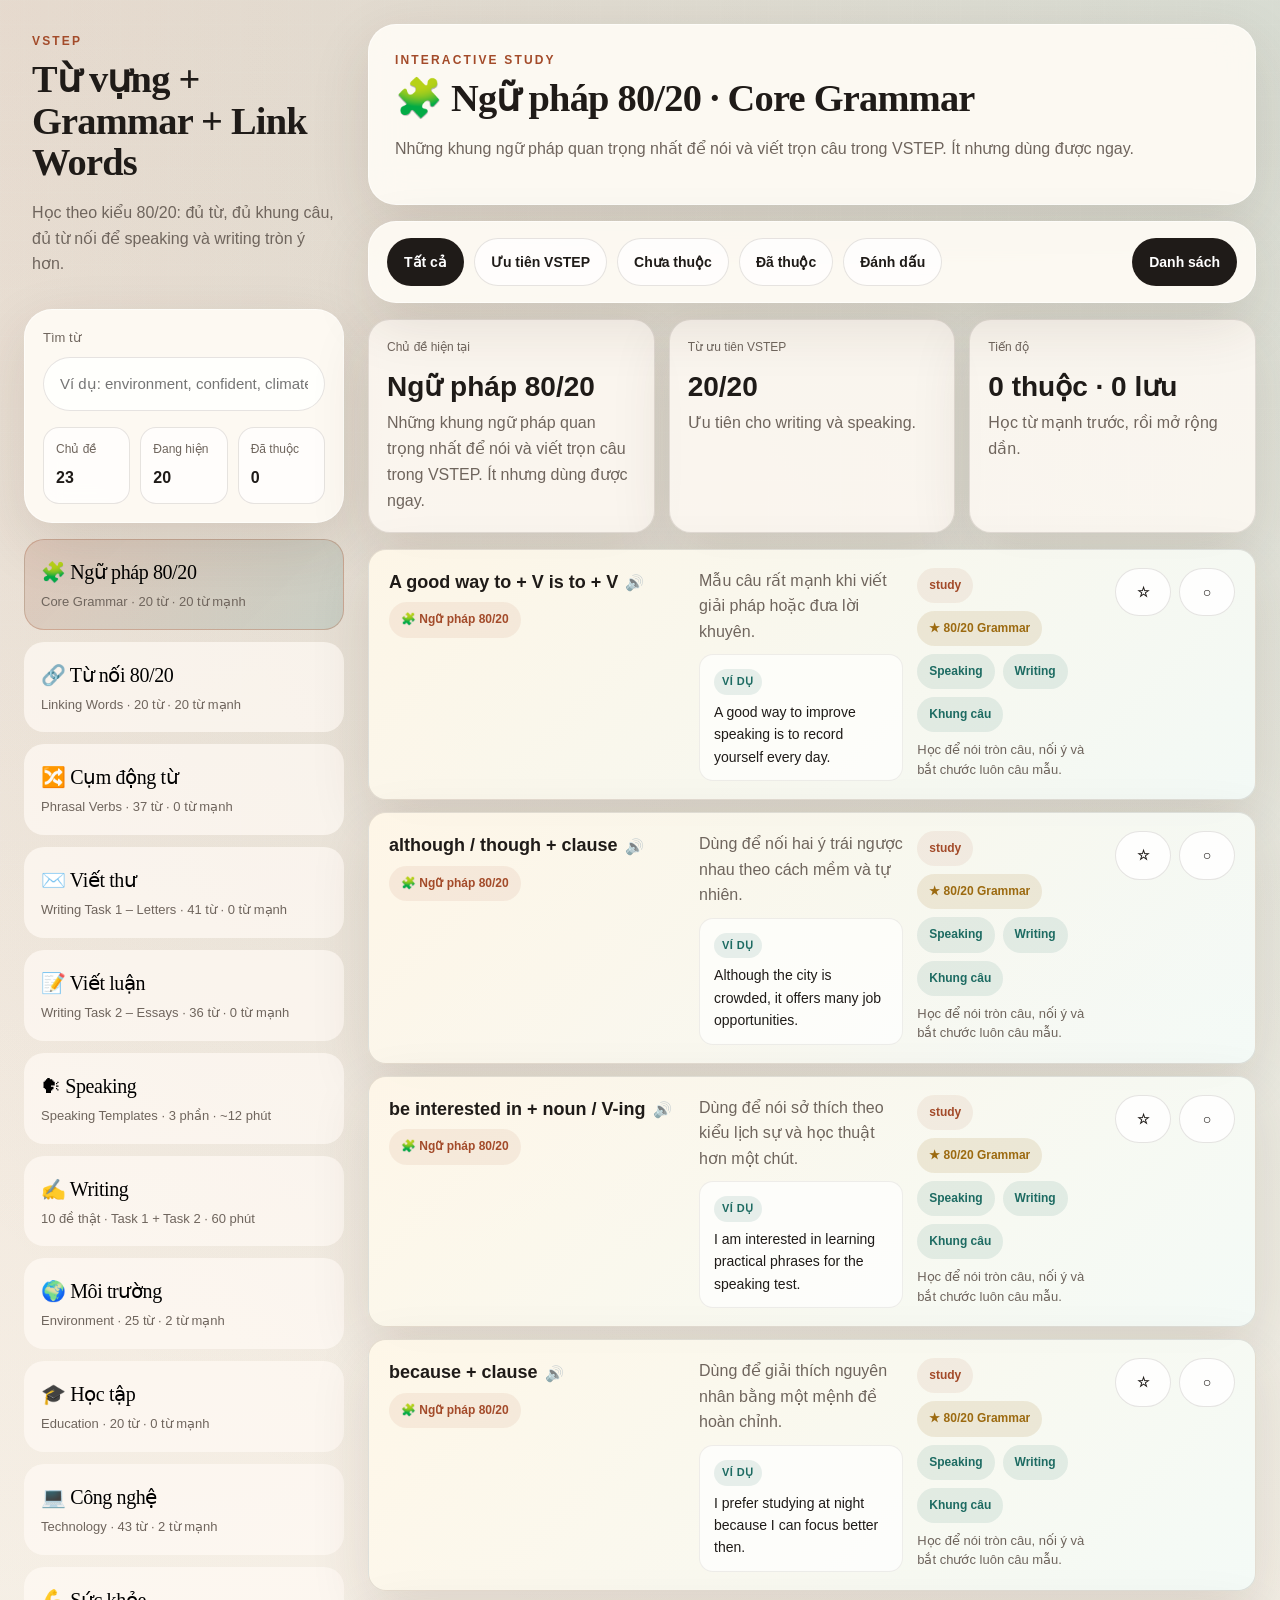
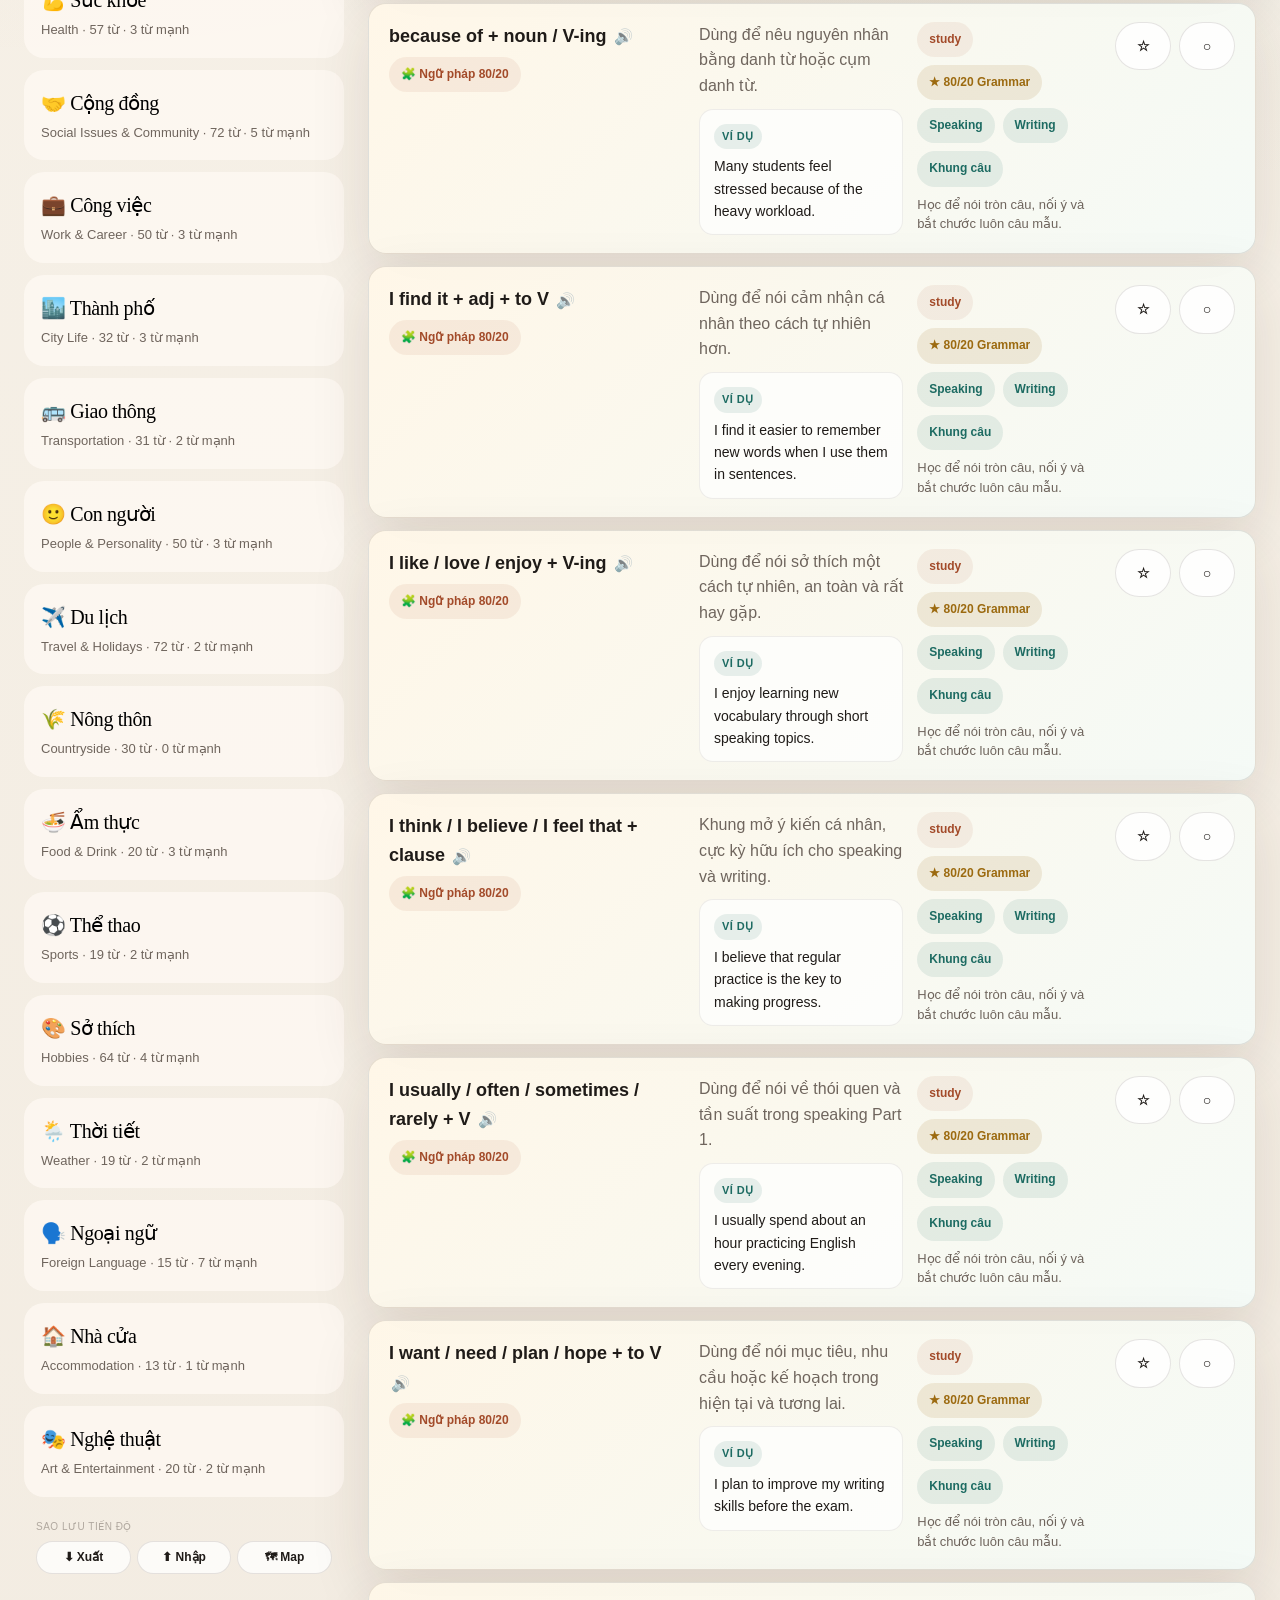
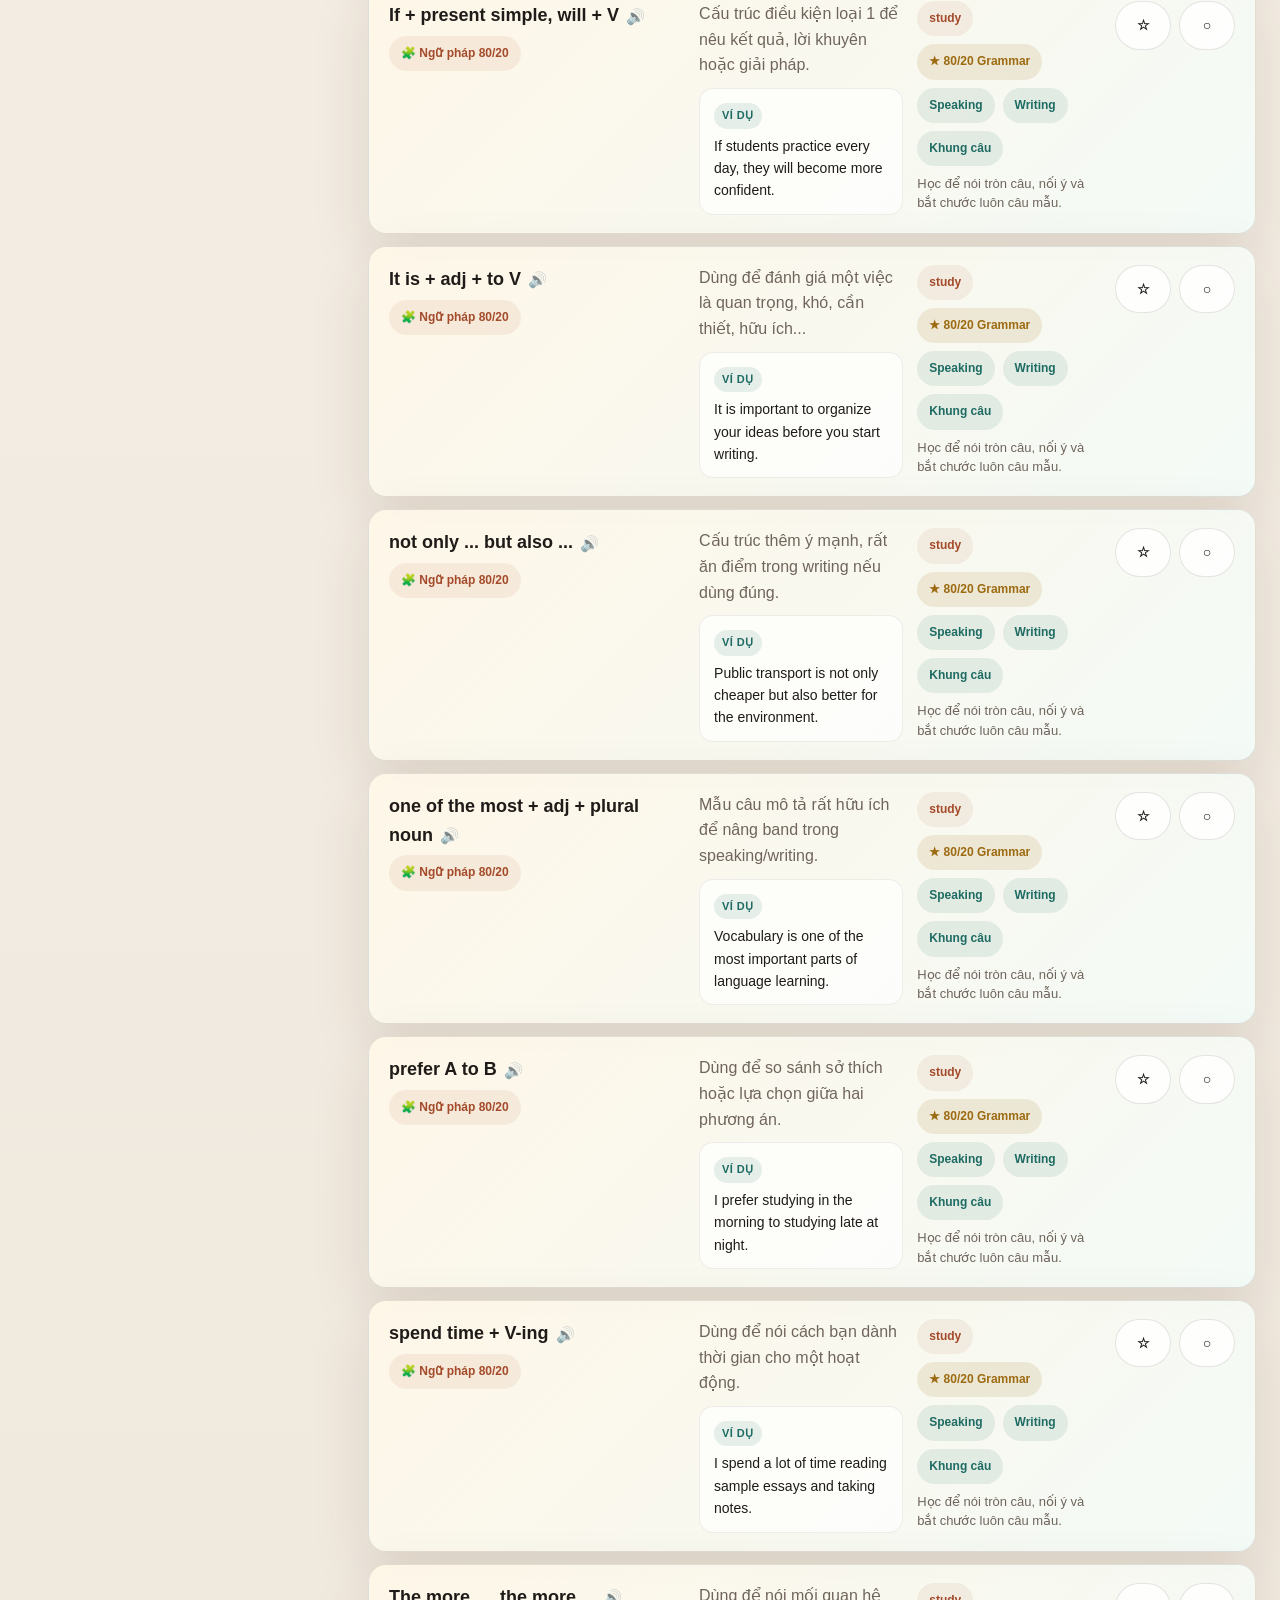
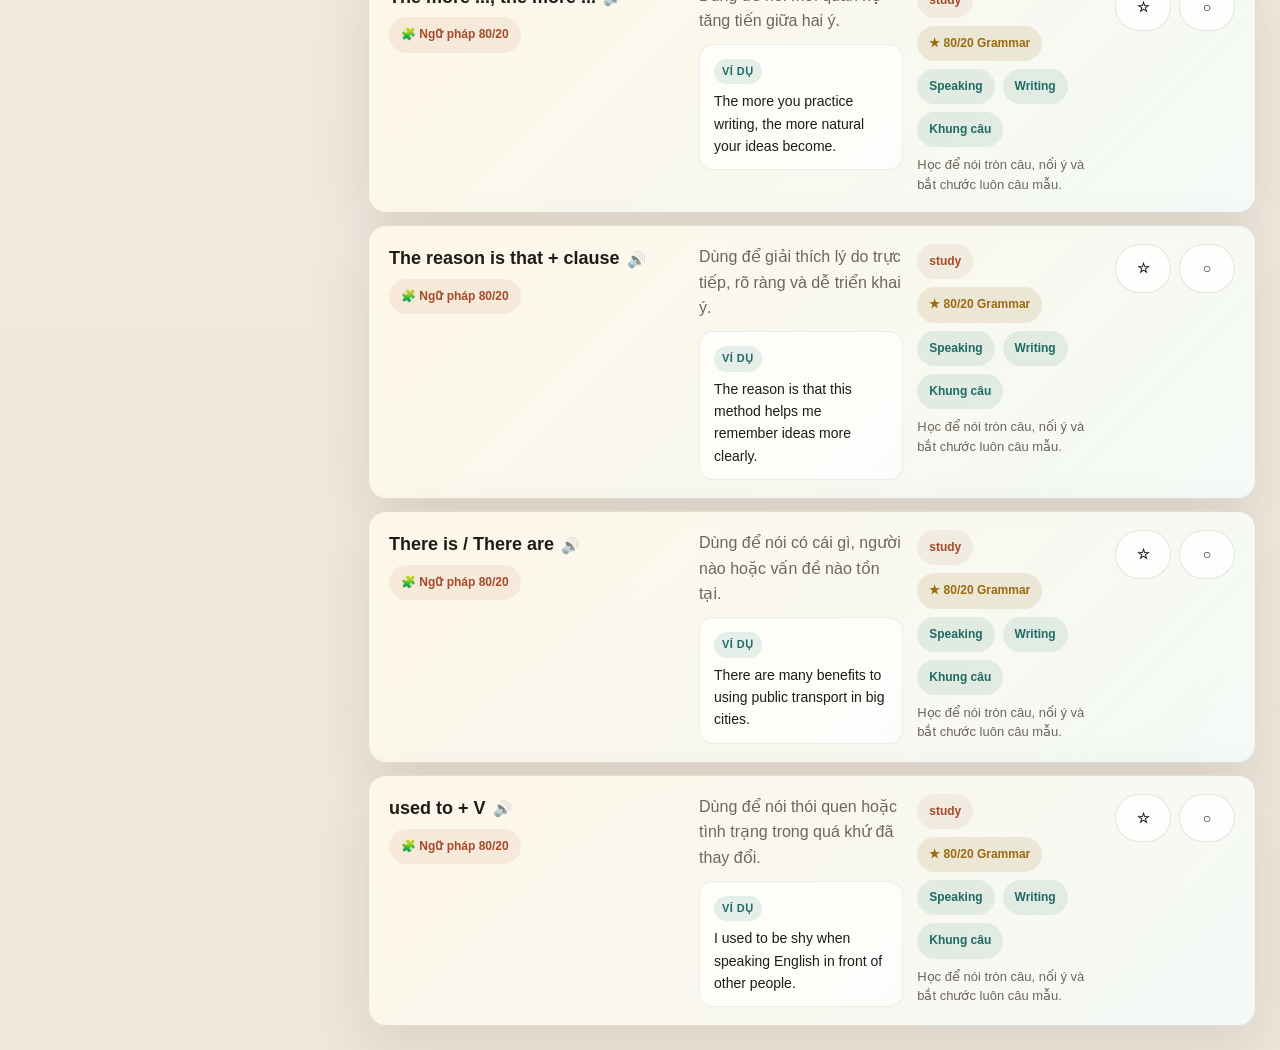
<file: index.html>
<!DOCTYPE html>
<html lang="vi">
<head>
  <meta charset="UTF-8" />
  <meta name="viewport" content="width=device-width, initial-scale=1.0" />
  <title>VSTEP Vocabulary Studio</title>
  <link rel="stylesheet" href="./styles.css" />
</head>
<body>
  <!-- Mobile: drawer backdrop -->
  <div class="drawer-backdrop" id="drawerBackdrop"></div>

  <div class="app-shell">
    <aside class="sidebar" id="sidebar">
      <div class="drawer-handle-bar"></div>
      <div class="brand">
        <p class="eyebrow">VSTEP</p>
        <h1>Từ vựng + Grammar + Link Words</h1>
        <p class="muted">Học theo kiểu 80/20: đủ từ, đủ khung câu, đủ từ nối để speaking và writing tròn ý hơn.</p>
      </div>

      <div class="panel sticky-panel">
        <label class="label" for="searchInput">Tìm từ</label>
        <input id="searchInput" class="search" type="text" placeholder="Ví dụ: environment, confident, climate change..." />

        <div class="mini-stats">
          <div>
            <span class="mini-label">Chủ đề</span>
            <strong id="themeCount">0</strong>
          </div>
          <div>
            <span class="mini-label">Đang hiện</span>
            <strong id="wordCount">0</strong>
          </div>
          <div>
            <span class="mini-label">Đã thuộc</span>
            <strong id="masteredCount">0</strong>
          </div>
        </div>
      </div>

      <div class="theme-list" id="themeList"></div>

      <div style="margin:12px 0 0;padding:10px 12px;background:var(--surface-2);border-radius:12px">
        <p class="mini-label" style="margin:0 0 6px;font-size:10px;opacity:.5;letter-spacing:.05em">SAO LƯU TIẾN ĐỘ</p>
        <div style="display:flex;gap:6px">
          <button class="btn ghost" id="exportBtn" style="flex:1;font-size:12px;padding:6px 8px">⬇ Xuất</button>
          <label class="btn ghost" id="importLabel" style="flex:1;font-size:12px;padding:6px 8px;text-align:center;cursor:pointer">⬆ Nhập
            <input type="file" id="importFile" accept=".json" style="display:none" />
          </label>
          <a href="mindmap.html" class="btn ghost" style="flex:1;font-size:12px;padding:6px 8px;text-align:center;text-decoration:none">🗺 Map</a>
        </div>
      </div>
    </aside>

    <main class="main">

      <!-- Mobile-only topbar -->
      <div class="mobile-topbar">
        <div class="mobile-topbar-brand">
          <p class="eyebrow" style="margin:0">VSTEP</p>
          <strong class="mobile-brand-title">Vocabulary Studio</strong>
        </div>
        <button class="mobile-topic-pill" id="openDrawerBtn" aria-label="Chọn chủ đề">
          <span id="mobileTopicLabel">Chọn chủ đề</span>
          <span class="mobile-topic-arrow">›</span>
        </button>
      </div>

      <section class="hero panel">
        <div>
          <p class="eyebrow">Interactive Study</p>
          <h2 id="heroTitle">Chọn một chủ đề để bắt đầu</h2>
          <p id="heroDesc" class="muted">Từ/cụm quan trọng cho speaking và writing sẽ được ưu tiên hiển thị trước.</p>
        </div>
        <div class="hero-actions">
          <button class="btn ghost" id="shuffleBtn">Đảo thẻ</button>
          <button class="btn" id="toggleQuizBtn">Bật quiz</button>
        </div>
      </section>

      <section class="controls panel">
        <div class="chips" id="filterChips">
          <button class="chip active" data-filter="all">Tất cả</button>
          <button class="chip" data-filter="priority">Ưu tiên VSTEP</button>
          <button class="chip" data-filter="unmastered">Chưa thuộc</button>
          <button class="chip" data-filter="mastered">Đã thuộc</button>
          <button class="chip" data-filter="favorites">Đánh dấu</button>
        </div>

        <div class="view-switch">
          <button class="seg active" data-view="cards">Flashcards</button>
          <button class="seg" data-view="list">Danh sách</button>
          <button class="seg" data-view="quiz">Quiz</button>
        </div>
      </section>

      <section id="summaryBar" class="summary-bar"></section>

      <section id="cardsView" class="cards-grid"></section>
      <section id="listView" class="list-view hidden"></section>
      <section id="quizView" class="quiz-view hidden"></section>
      <section id="speakingView" class="speaking-view hidden"></section>
      <section id="writingView" class="speaking-view hidden"></section>
    </main>
  </div>

  <!-- Mobile bottom navigation -->
  <nav class="mobile-bottom-nav" id="mobileBottomNav">
    <button class="bnav-btn" data-view="cards">
      <span class="bnav-icon">🃏</span>
      <span class="bnav-label">Cards</span>
    </button>
    <button class="bnav-btn" data-view="list">
      <span class="bnav-icon">📋</span>
      <span class="bnav-label">Danh sách</span>
    </button>
    <button class="bnav-btn" data-view="quiz">
      <span class="bnav-icon">⚡</span>
      <span class="bnav-label">Quiz</span>
    </button>
    <button class="bnav-btn" id="openDrawerBtnNav">
      <span class="bnav-icon">📚</span>
      <span class="bnav-label">Chủ đề</span>
    </button>
  </nav>

  <script src="./vocab-data.js?v=4"></script>
  <script src="./app.js?v=4"></script>
</body>
</html>
</file>
<file: styles.css>
:root {
  --bg: #f4efe6;
  --paper: rgba(255, 252, 246, 0.9);
  --card: rgba(255, 250, 244, 0.96);
  --ink: #1f1b18;
  --muted: #6f655d;
  --line: rgba(53, 37, 28, 0.12);
  --accent: #a34b2a;
  --accent-2: #1d6b62;
  --accent-soft: rgba(163, 75, 42, 0.12);
  --gold: #9c6a10;
  --gold-soft: rgba(156, 106, 16, 0.12);
  --shadow: 0 20px 60px rgba(64, 42, 25, 0.12);
  --radius-xl: 28px;
  --radius-lg: 20px;
  --radius-md: 16px;
  --font-sans: "Be Vietnam Pro", "SF Pro Text", "SF Pro Display", "Helvetica Neue", "Segoe UI", "Arial", "Noto Sans", sans-serif;
  --font-display: "Palatino Linotype", "Book Antiqua", Georgia, "Times New Roman", serif;
}

* { box-sizing: border-box; }
html, body { margin: 0; padding: 0; }
body {
  font-family: var(--font-sans);
  color: var(--ink);
  background:
    radial-gradient(circle at top left, rgba(163, 75, 42, 0.12), transparent 28%),
    radial-gradient(circle at top right, rgba(29, 107, 98, 0.14), transparent 30%),
    linear-gradient(180deg, #f8f3ea 0%, #efe7dc 100%);
  min-height: 100vh;
  line-height: 1.6;
  -webkit-font-smoothing: antialiased;
  text-rendering: optimizeLegibility;
}

body::before {
  content: "";
  position: fixed;
  inset: 0;
  pointer-events: none;
  background-image:
    linear-gradient(rgba(255,255,255,0.12) 1px, transparent 1px),
    linear-gradient(90deg, rgba(255,255,255,0.12) 1px, transparent 1px);
  background-size: 24px 24px;
  opacity: 0.26;
}

input, button, textarea, select {
  font: inherit;
}

.app-shell {
  display: grid;
  grid-template-columns: 320px 1fr;
  gap: 24px;
  padding: 24px;
  align-items: start;
}

.sidebar, .main {
  position: relative;
  z-index: 1;
}

.brand h1, .hero h2, .theme-title, .word-front, .quiz-card h3 {
  font-family: var(--font-display);
  letter-spacing: -0.02em;
}

.brand {
  padding: 8px 8px 16px;
}

.eyebrow {
  margin: 0 0 8px;
  text-transform: uppercase;
  letter-spacing: 0.18em;
  font-size: 12px;
  color: var(--accent);
  font-weight: 800;
}

.brand h1, .hero h2 {
  margin: 0;
  font-size: clamp(28px, 3vw, 42px);
  line-height: 1.08;
}

.muted {
  color: var(--muted);
  line-height: 1.62;
}

.panel {
  background: var(--paper);
  border: 1px solid rgba(255,255,255,0.58);
  border-radius: var(--radius-xl);
  box-shadow: var(--shadow);
  backdrop-filter: blur(16px);
}

.sticky-panel {
  padding: 18px;
  margin-bottom: 16px;
}

.label {
  display: block;
  margin-bottom: 8px;
  font-size: 13px;
  color: var(--muted);
}

.search {
  width: 100%;
  border: 1px solid var(--line);
  border-radius: 999px;
  padding: 14px 16px;
  font-size: 15px;
  background: rgba(255,255,255,0.8);
  outline: none;
}

.search:focus {
  border-color: var(--accent);
  box-shadow: 0 0 0 4px rgba(163, 75, 42, 0.08);
}

.mini-stats {
  display: grid;
  grid-template-columns: repeat(3, 1fr);
  gap: 10px;
  margin-top: 16px;
}

.mini-stats div {
  padding: 12px;
  background: rgba(255,255,255,0.7);
  border-radius: 16px;
  border: 1px solid var(--line);
}

.mini-label {
  display: block;
  font-size: 12px;
  color: var(--muted);
  margin-bottom: 6px;
}

.theme-list {
  display: flex;
  flex-direction: column;
  gap: 12px;
}

.theme-btn {
  width: 100%;
  text-align: left;
  border: 1px solid transparent;
  background: rgba(255, 250, 244, 0.72);
  padding: 16px;
  border-radius: 20px;
  cursor: pointer;
  transition: transform 0.18s ease, border-color 0.18s ease, background 0.18s ease;
}

.theme-btn:hover { transform: translateY(-2px); border-color: var(--line); }
.theme-btn.active {
  background: linear-gradient(135deg, rgba(163, 75, 42, 0.15), rgba(29, 107, 98, 0.14));
  border-color: rgba(163, 75, 42, 0.28);
}

.theme-title {
  font-size: 20px;
  margin-bottom: 4px;
}

.theme-meta {
  color: var(--muted);
  font-size: 13px;
}

.main {
  display: grid;
  gap: 16px;
  align-content: start;
}

.hero {
  padding: 26px;
  display: flex;
  justify-content: space-between;
  align-items: flex-end;
  align-self: start;
  gap: 16px;
}

.hero-actions, .chips, .view-switch {
  display: flex;
  gap: 10px;
  flex-wrap: wrap;
}

.btn, .chip, .seg, .tiny-btn {
  border: none;
  cursor: pointer;
  border-radius: 999px;
  padding: 12px 16px;
  font-weight: 800;
  font-size: 14px;
  transition: transform 0.18s ease, opacity 0.18s ease, background 0.18s ease;
}

.btn:hover, .chip:hover, .seg:hover, .tiny-btn:hover { transform: translateY(-1px); }

.btn {
  background: var(--ink);
  color: white;
}

.btn.ghost {
  background: rgba(255,255,255,0.76);
  color: var(--ink);
  border: 1px solid var(--line);
}

.controls {
  padding: 16px 18px;
  display: flex;
  justify-content: space-between;
  gap: 14px;
  align-items: center;
  align-self: start;
  flex-wrap: wrap;
}

.chip, .seg {
  background: rgba(255,255,255,0.76);
  color: var(--ink);
  border: 1px solid var(--line);
}

.chip.active, .seg.active {
  background: var(--ink);
  color: white;
}

.summary-bar {
  display: grid;
  grid-template-columns: repeat(3, minmax(0, 1fr));
  gap: 14px;
  align-self: start;
}

.summary-card {
  padding: 18px;
  border-radius: 22px;
  background: rgba(255,250,244,0.82);
  border: 1px solid var(--line);
  box-shadow: var(--shadow);
}

.summary-card strong {
  display: block;
  font-size: 28px;
  margin-top: 8px;
}

.cards-grid {
  display: grid;
  grid-template-columns: repeat(auto-fill, minmax(300px, 1fr));
  gap: 18px;
  align-items: start;
}

.card {
  perspective: 1200px;
  min-height: 300px;
}

.card-inner {
  position: relative;
  width: 100%;
  height: 100%;
  min-height: 300px;
  transform-style: preserve-3d;
  transition: transform 0.6s ease;
}

.card.flipped .card-inner { transform: rotateY(180deg); }

.card-face {
  position: absolute;
  inset: 0;
  backface-visibility: hidden;
  border-radius: 24px;
  padding: 20px;
  background: var(--card);
  border: 1px solid rgba(255,255,255,0.74);
  box-shadow: var(--shadow);
  display: flex;
  flex-direction: column;
  justify-content: space-between;
  gap: 14px;
  overflow: hidden;
}

.card-back {
  transform: rotateY(180deg);
  background: linear-gradient(180deg, rgba(255,249,241,0.96), rgba(240,247,245,0.96));
}

.study-card .card-front {
  background: linear-gradient(180deg, rgba(255, 247, 232, 0.98), rgba(244, 251, 248, 0.98));
}

.study-card .card-back {
  background: linear-gradient(180deg, rgba(247, 251, 255, 0.98), rgba(242, 248, 245, 0.98));
}

.badge-row {
  display: flex;
  flex-wrap: wrap;
  gap: 8px;
  margin-bottom: 10px;
}

.tag-row {
  margin-top: 8px;
  margin-bottom: 10px;
}

.word-front {
  font-size: clamp(28px, 2.2vw, 34px);
  line-height: 1.14;
  margin: 0 0 8px;
  word-break: break-word;
}

.word-vi {
  font-size: clamp(20px, 1.8vw, 24px);
  margin: 0;
  line-height: 1.35;
}

.word-type, .word-note, .theme-pill, .priority-badge, .skill-chip {
  display: inline-flex;
  align-items: center;
  gap: 8px;
  width: fit-content;
  padding: 8px 12px;
  border-radius: 999px;
  font-size: 12px;
  font-weight: 800;
}

.word-type, .theme-pill {
  background: rgba(163, 75, 42, 0.08);
  color: var(--accent);
}

.word-note {
  background: rgba(29, 107, 98, 0.10);
  color: var(--accent-2);
}

.priority-badge {
  background: var(--gold-soft);
  color: var(--gold);
}

.skill-chip {
  background: rgba(29, 107, 98, 0.1);
  color: var(--accent-2);
}

.word-meta {
  color: var(--muted);
  font-size: 13px;
  line-height: 1.5;
  margin-top: 8px;
}

.card-actions {
  display: flex;
  justify-content: space-between;
  gap: 8px;
}

.tiny-btn {
  background: rgba(255,255,255,0.84);
  border: 1px solid var(--line);
  color: var(--ink);
  flex: 1;
}

.tiny-btn.active {
  background: var(--accent);
  color: white;
  border-color: transparent;
}

.speak-btn {
  background: none;
  border: none;
  cursor: pointer;
  padding: 0 2px;
  font-size: 0.85em;
  opacity: 0.6;
  vertical-align: middle;
  line-height: 1;
  transition: opacity 0.15s;
}
.speak-btn:hover { opacity: 1; transform: none; }

.list-view {
  display: grid;
  gap: 12px;
  align-content: start;
}

.list-row {
  display: grid;
  grid-template-columns: minmax(220px, 1.45fr) minmax(180px, 1fr) minmax(170px, 0.9fr) 120px;
  gap: 14px;
  align-items: start;
  padding: 18px 20px;
  background: rgba(255,250,244,0.88);
  border: 1px solid var(--line);
  border-radius: 18px;
  box-shadow: var(--shadow);
}

.study-list-row {
  background: linear-gradient(135deg, rgba(255, 247, 232, 0.92), rgba(244, 251, 248, 0.92));
}

.list-row .en {
  font-weight: 800;
  font-size: 18px;
  margin-bottom: 6px;
}

.list-row .vi { color: var(--muted); }

.example-box {
  margin-top: 10px;
  padding: 12px 14px;
  border-radius: 14px;
  background: rgba(255,255,255,0.68);
  border: 1px solid rgba(53, 37, 28, 0.08);
}

.example-label {
  display: inline-flex;
  margin-bottom: 6px;
  padding: 4px 8px;
  border-radius: 999px;
  font-size: 11px;
  font-weight: 800;
  letter-spacing: 0.04em;
  text-transform: uppercase;
  background: rgba(29, 107, 98, 0.1);
  color: var(--accent-2);
}

.example-text {
  font-size: 14px;
  line-height: 1.6;
  color: var(--ink);
}

.list-meta {
  display: flex;
  flex-wrap: wrap;
  gap: 8px;
}

/* ── Writing Template Layout ──────────────────────────── */
.tpl-group {
  background: rgba(255, 252, 246, 0.94);
  border: 1px solid var(--line);
  border-radius: 20px;
  box-shadow: var(--shadow);
  overflow: hidden;
  margin-bottom: 4px;
}

.tpl-group-header {
  display: flex;
  align-items: baseline;
  gap: 12px;
  padding: 16px 22px;
  background: linear-gradient(135deg, rgba(163, 75, 42, 0.08), rgba(29, 107, 98, 0.08));
  border-bottom: 1px solid var(--line);
}

.tpl-group-title {
  font-weight: 800;
  font-size: 16px;
  color: var(--ink);
  letter-spacing: -0.01em;
}

.tpl-group-subtitle {
  font-size: 12.5px;
  color: var(--muted);
  font-weight: 500;
}

.tpl-group-body {
  display: grid;
  gap: 0;
}

.tpl-line {
  display: grid;
  grid-template-columns: 140px 1fr;
  gap: 0;
  border-bottom: 1px solid rgba(53, 37, 28, 0.06);
}

.tpl-line:last-child {
  border-bottom: none;
}

.tpl-line-label {
  padding: 14px 16px 14px 22px;
  font-size: 11.5px;
  font-weight: 700;
  text-transform: uppercase;
  letter-spacing: 0.04em;
  color: var(--accent);
  background: rgba(163, 75, 42, 0.04);
  border-right: 1px solid rgba(53, 37, 28, 0.07);
  display: flex;
  align-items: center;
  line-height: 1.4;
}

.tpl-line-text {
  padding: 14px 20px;
  font-size: 15px;
  font-weight: 500;
  color: var(--ink);
  line-height: 1.65;
}

.tpl-line-text [class*="["],
.tpl-line-text {
  /* highlight các phần [CHỖ ĐIỀN] */
}

@media (max-width: 600px) {
  .tpl-line {
    grid-template-columns: 1fr;
  }
  .tpl-line-label {
    padding: 10px 16px 6px 16px;
    border-right: none;
    border-bottom: none;
    background: none;
  }
  .tpl-line-text {
    padding: 2px 16px 14px 16px;
    font-size: 14px;
  }
  .tpl-group-header { padding: 13px 16px; }
}
/* ──────────────────────────────────────────────────────── */
/* ──────────────────────────────────────────────────────── */

.quiz-view {
  display: grid;
  align-content: start;
  justify-items: center;
  padding-top: 8px;
}

.quiz-card {
  width: min(760px, 100%);
  padding: 28px;
  background: rgba(255, 252, 247, 0.92);
  border-radius: 28px;
  border: 1px solid var(--line);
  box-shadow: var(--shadow);
}

.quiz-top {
  display: flex;
  justify-content: space-between;
  gap: 10px;
  align-items: center;
  margin-bottom: 18px;
}

.progress {
  height: 10px;
  background: rgba(31,27,24,0.08);
  border-radius: 999px;
  overflow: hidden;
  margin-bottom: 18px;
}

.progress-bar {
  height: 100%;
  width: 0;
  background: linear-gradient(90deg, var(--accent), var(--accent-2));
}

.quiz-word {
  font-size: clamp(28px, 5vw, 48px);
  line-height: 1.14;
  margin: 10px 0 8px;
}

.quiz-hint {
  margin: 0 0 18px;
  color: var(--muted);
}

.quiz-options {
  display: grid;
  gap: 10px;
}

.option {
  text-align: left;
  padding: 14px 16px;
  border-radius: 16px;
  border: 1px solid var(--line);
  background: white;
  cursor: pointer;
  font-size: 15px;
}

.option.correct { background: rgba(29, 107, 98, 0.14); border-color: rgba(29, 107, 98, 0.35); }
.option.wrong { background: rgba(163, 75, 42, 0.14); border-color: rgba(163, 75, 42, 0.35); }

.option-key {
  display: inline-flex;
  align-items: center;
  justify-content: center;
  width: 22px;
  height: 22px;
  border-radius: 6px;
  background: var(--line);
  font-size: 11px;
  font-weight: 800;
  margin-right: 10px;
  flex-shrink: 0;
  color: var(--muted);
}

/* Quiz mode tabs */
.quiz-mode-tabs {
  display: flex;
  gap: 8px;
  margin-bottom: 16px;
  flex-wrap: wrap;
}

.mode-tab {
  flex: 1;
  padding: 8px 12px;
  border-radius: 999px;
  border: 1px solid var(--line);
  background: rgba(255,255,255,0.76);
  color: var(--ink);
  font-size: 13px;
  font-weight: 700;
  cursor: pointer;
  transition: all 0.18s ease;
}

.mode-tab.active {
  background: var(--ink);
  color: white;
  border-color: transparent;
}

.mode-tab:hover:not(.active) {
  border-color: var(--accent);
  color: var(--accent);
}

/* Fill-in mode */
.fill-area {
  display: flex;
  gap: 10px;
  align-items: center;
  flex-wrap: wrap;
  margin-bottom: 4px;
}

.fill-input {
  flex: 1;
  min-width: 0;
  border: 2px solid var(--line);
  border-radius: 14px;
  padding: 14px 16px;
  font-size: 16px;
  background: white;
  outline: none;
  transition: border-color 0.18s, box-shadow 0.18s;
}

.fill-input:focus {
  border-color: var(--accent);
  box-shadow: 0 0 0 4px rgba(163, 75, 42, 0.08);
}

.fill-input.fill-correct {
  border-color: var(--accent-2);
  background: rgba(29, 107, 98, 0.06);
}

.fill-input.fill-wrong {
  border-color: var(--accent);
  background: rgba(163, 75, 42, 0.06);
}

.fill-answer {
  margin-top: 10px;
  padding: 10px 14px;
  background: rgba(163, 75, 42, 0.08);
  border-radius: 12px;
  font-size: 14px;
  color: var(--accent);
  width: 100%;
}

/* Wrong words review */
.wrong-review {
  margin: 16px 0;
  padding: 16px;
  background: rgba(163, 75, 42, 0.06);
  border-radius: 16px;
  border: 1px solid rgba(163, 75, 42, 0.14);
}

.wrong-list {
  display: grid;
  gap: 8px;
  max-height: 220px;
  overflow-y: auto;
}

.wrong-item {
  display: flex;
  justify-content: space-between;
  align-items: center;
  gap: 12px;
  padding: 10px 12px;
  background: white;
  border-radius: 10px;
  font-size: 14px;
}

.wrong-en {
  font-weight: 700;
  color: var(--ink);
}

.wrong-vi {
  color: var(--muted);
  text-align: right;
}

.quiz-footer {
  display: flex;
  justify-content: space-between;
  align-items: center;
  gap: 10px;
  margin-top: 18px;
  flex-wrap: wrap;
}

.hidden { display: none !important; }

/* ── Speaking View ──────────────────────────────────────────── */
.speaking-view {
  display: grid;
  gap: 16px;
}

.spk-intro {
  padding: 20px 24px;
}

.spk-header {
  display: flex;
  align-items: center;
  gap: 14px;
}

.spk-part-badge {
  flex-shrink: 0;
  padding: 6px 14px;
  border-radius: 999px;
  background: linear-gradient(135deg, var(--accent), var(--accent-2));
  color: white;
  font-size: 12px;
  font-weight: 800;
  letter-spacing: 0.04em;
  text-transform: uppercase;
}

.spk-tip {
  padding: 10px 22px;
  font-size: 13.5px;
  color: var(--accent-2);
  background: rgba(29, 107, 98, 0.07);
  border-bottom: 1px solid var(--line);
  font-weight: 500;
}

.spk-example {
  padding: 16px 22px;
  background: rgba(29, 107, 98, 0.05);
  border-top: 1px solid var(--line);
}

.spk-example-q {
  font-size: 13px;
  font-weight: 700;
  color: var(--accent-2);
  margin-bottom: 8px;
}

.spk-example-a {
  font-size: 14px;
  line-height: 1.7;
  color: var(--ink);
  font-style: italic;
}

.spk-connectors-box {
  background: rgba(255, 252, 246, 0.94);
  border: 1px solid var(--line);
  border-radius: 20px;
  box-shadow: var(--shadow);
  overflow: hidden;
}

.spk-connectors-title {
  padding: 14px 22px;
  font-weight: 800;
  font-size: 15px;
  background: linear-gradient(135deg, rgba(163, 75, 42, 0.08), rgba(29, 107, 98, 0.08));
  border-bottom: 1px solid var(--line);
}

.spk-connectors-grid {
  display: grid;
  gap: 0;
}

.spk-connector-item {
  display: grid;
  grid-template-columns: 160px 1fr;
  border-bottom: 1px solid rgba(53, 37, 28, 0.06);
}

.spk-connector-item:last-child {
  border-bottom: none;
}

.spk-connector-label {
  padding: 12px 16px 12px 22px;
  font-size: 11.5px;
  font-weight: 700;
  text-transform: uppercase;
  letter-spacing: 0.04em;
  color: var(--accent);
  background: rgba(163, 75, 42, 0.04);
  border-right: 1px solid rgba(53, 37, 28, 0.07);
  display: flex;
  align-items: center;
}

.spk-connector-text {
  padding: 12px 20px;
  font-size: 14px;
  color: var(--ink);
  line-height: 1.6;
}

@media (max-width: 600px) {
  .spk-connector-item {
    grid-template-columns: 1fr;
  }
  .spk-connector-label {
    padding: 10px 16px 4px 16px;
    border-right: none;
    background: none;
  }
  .spk-connector-text {
    padding: 2px 16px 12px 16px;
  }
}

/* ── Drawer backdrop ────────────────────────────────────────── */
.drawer-backdrop {
  display: none;
  position: fixed;
  inset: 0;
  background: rgba(31, 27, 24, 0.52);
  z-index: 190;
  backdrop-filter: blur(4px);
  -webkit-backdrop-filter: blur(4px);
  opacity: 0;
  transition: opacity 0.3s ease;
}
.drawer-backdrop.visible { opacity: 1; }

/* ── Drawer handle bar ──────────────────────────────────────── */
.drawer-handle-bar {
  display: none;
  width: 44px;
  height: 5px;
  background: var(--line);
  border-radius: 999px;
  margin: 0 auto 8px;
  flex-shrink: 0;
}

/* ── Mobile topbar (hidden on desktop) ──────────────────────── */
.mobile-topbar {
  display: none;
}
.mobile-topbar-brand .eyebrow { font-size: 11px; }
.mobile-brand-title {
  font-family: var(--font-display);
  font-size: 18px;
  line-height: 1.2;
  display: block;
}
.mobile-topic-pill {
  display: flex;
  align-items: center;
  gap: 6px;
  padding: 10px 16px;
  border-radius: 999px;
  border: 1px solid var(--line);
  background: rgba(255, 255, 255, 0.88);
  cursor: pointer;
  font-size: 13px;
  font-weight: 700;
  max-width: 54%;
  overflow: hidden;
  transition: all 0.18s ease;
  box-shadow: 0 2px 10px rgba(64, 42, 25, 0.08);
}
.mobile-topic-pill:active { transform: scale(0.97); opacity: 0.85; }
.mobile-topic-pill span:first-child {
  overflow: hidden;
  text-overflow: ellipsis;
  white-space: nowrap;
  flex: 1;
}
.mobile-topic-arrow {
  font-size: 22px;
  color: var(--muted);
  flex-shrink: 0;
  line-height: 1;
}

/* ── Mobile bottom nav (hidden on desktop) ──────────────────── */
.mobile-bottom-nav { display: none; }

.bnav-btn {
  flex: 1;
  display: flex;
  flex-direction: column;
  align-items: center;
  gap: 3px;
  padding: 8px 4px;
  border: none;
  background: none;
  border-radius: 14px;
  cursor: pointer;
  transition: all 0.18s ease;
  color: var(--muted);
}
.bnav-btn.active {
  color: var(--accent);
  background: var(--accent-soft);
}
.bnav-btn:active { transform: scale(0.93); }
.bnav-icon { font-size: 20px; line-height: 1; }
.bnav-label { font-size: 10px; font-weight: 700; letter-spacing: 0.02em; }

@media (max-width: 1180px) {
  .cards-grid { grid-template-columns: repeat(auto-fill, minmax(280px, 1fr)); }
  .list-row { grid-template-columns: minmax(200px, 1.2fr) minmax(160px, 0.95fr) minmax(150px, 0.85fr) 100px; }
}

@media (max-width: 980px) {
  /* Extra bottom space for fixed bottom nav */
  body { padding-bottom: 76px; }

  .app-shell {
    grid-template-columns: 1fr;
    padding: 0 12px 12px;
    gap: 12px;
  }

  /* ── Sidebar → bottom drawer ────────────────────────────── */
  .sidebar {
    position: fixed !important;
    inset: auto 0 0;
    z-index: 200;
    max-height: 82vh;
    overflow-y: auto;
    border-radius: 28px 28px 0 0;
    border: 1px solid rgba(255, 255, 255, 0.62);
    border-bottom: none;
    box-shadow: 0 -20px 60px rgba(64, 42, 25, 0.26);
    padding: 8px 16px 32px;
    gap: 12px;
    transform: translateY(100%);
    transition: transform 0.38s cubic-bezier(0.32, 0.72, 0, 1);
    background: rgb(255, 252, 246) !important;
    backdrop-filter: none !important;
    -webkit-backdrop-filter: none !important;
  }
  .sidebar.drawer-open { transform: translateY(0); }

  /* Show handle + backdrop */
  .drawer-backdrop { display: block; }
  .drawer-handle-bar { display: block; }

  /* Hide brand in drawer (saves space) */
  .sidebar .brand { display: none; }

  /* ── Mobile topbar ───────────────────────────────────────── */
  .mobile-topbar {
    display: flex;
    align-items: center;
    justify-content: space-between;
    gap: 12px;
    padding: 18px 4px 6px;
  }

  /* ── Mobile bottom nav ───────────────────────────────────── */
  .mobile-bottom-nav {
    display: flex;
    position: fixed;
    bottom: 0; left: 0; right: 0;
    z-index: 100;
    background: rgba(255, 252, 246, 0.97);
    border-top: 1px solid var(--line);
    backdrop-filter: blur(24px);
    -webkit-backdrop-filter: blur(24px);
    padding: 8px 16px;
    padding-bottom: calc(8px + env(safe-area-inset-bottom, 0px));
    gap: 4px;
    box-shadow: 0 -4px 28px rgba(64, 42, 25, 0.08);
  }

  /* View switch in controls replaced by bottom nav */
  .controls .view-switch { display: none; }
  .controls { padding: 12px 14px; }

  /* Hero compact */
  .hero { padding: 18px; flex-direction: column; align-items: stretch; gap: 12px; }
  #heroDesc { display: none; }

  .summary-bar { grid-template-columns: 1fr; }
  .cards-grid { grid-template-columns: repeat(auto-fill, minmax(260px, 1fr)); }
  .list-row { grid-template-columns: 1fr; }
}

@media (max-width: 680px) {
  .app-shell { padding: 0 10px 10px; }
  .cards-grid { grid-template-columns: 1fr; }
  .card, .card-inner { min-height: 280px; }
  .quiz-card { padding: 20px; }
  .quiz-mode-tabs { gap: 6px; }
  .mode-tab { font-size: 12px; padding: 7px 10px; }
}
</file>
